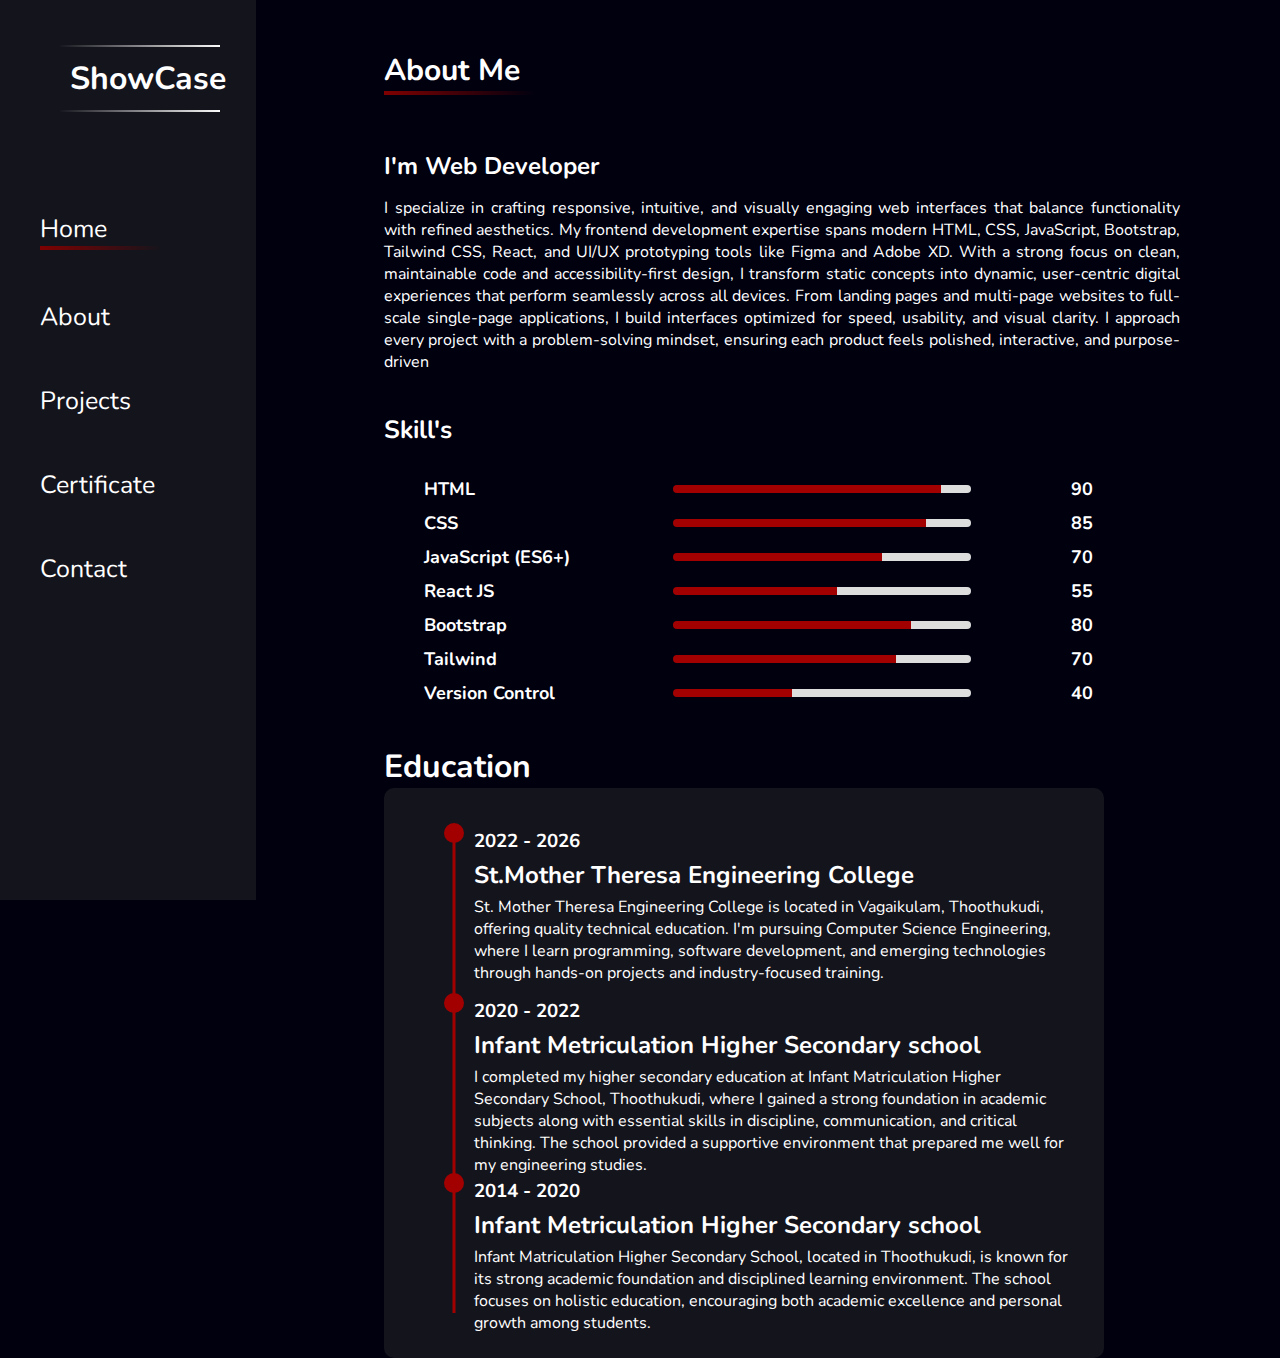
<file: index.html>
<!DOCTYPE html>
<html lang="en">
    <head>
        <meta charset="UTF-8" />
        <meta name="viewport" content="width=device-width, initial-scale=1.0" />
        <title>Portfolio</title>
        <link rel="stylesheet" href="./style.css" />
        <link rel="stylesheet" href="https://cdnjs.cloudflare.com/ajax/libs/font-awesome/6.6.0/css/all.min.css" integrity="sha512-Kc323vGBEqzTmouAECnVceyQqyqdsSiqLQISBL29aUW4U/M7pSPA/gEUZQqv1cwx4OnYxTxve5UMg5GT6L4JJg==" crossorigin="anonymous" referrerpolicy="no-referrer" />
    </head>
    <body>
        <div class="SideBar">
            <!-- rel="stylesheet" href="https://cdnjs.cloudflare.com/ajax/libs/animate.css/4.1.1/animate.min.css"/> -->
            <h1>ShowCase</h1>
            <div class="Menus">
                <a href="#home" id="home" class="btn active">Home</a>
                <a href="#about" id="about" class="btn">About</a>
                <a href="#project" id="project" class="btn">Projects</a>
                <a href="#certificate" id="certificate" class="btn">Certificate</a>
                <a href="#contact" id="contact" class="btn">Contact</a>
            </div>
        </div>
        <div id="section1" class="animate__animated animate__fadeInRight">
            <section>
                <div class="hero" id="home">
                    <div class="hero1">
                        <img src="./img/Picsart1.png" alt="Rekshin" height="500px" class="imgGradient">
                    </div>
                    <div class="hero2">
                        <h1>I'm <span>Antony Amal Rekshin</span></h1>
                        <h2>I am a <span id="typing-text"></span><span class="cursor">|</span></h2>
                        <p>
                            I'm Rekshin, a front-end web developer focused on building responsive, visually engaging, and user-friendly interfaces. I work with HTML, CSS, JavaScript, Bootstrap, Tailwind CSS, and React, turning designs from Figma and Adobe XD into smooth, functional experiences. I blend creativity with clean coding to deliver interfaces that look polished and feel effortless to use.    
                        </p>
                        <a href="./Antony Amal rekshin.pdf" target="_blank" rel="noopener noreferrer">
                            <button>Resume <i class="fa-solid fa-arrow-up-right-from-square"></i></button>
                        </a>
                    </div>
                </div>
            </section>
        </div>
        <div id="section2" class="animate__animated animate__fadeInRight">
            <section id="about">
                <div class="heading" style="display: inline-block;">
                    <h1>About Me</h1>
                </div>
                <div class="headContent">
                    <h2>I'm Web Developer</h2>
                    <p>
                        I specialize in crafting responsive, intuitive, and visually engaging web interfaces that balance functionality with refined aesthetics. My frontend development expertise spans modern HTML, CSS, JavaScript, Bootstrap, Tailwind CSS, React, and UI/UX prototyping tools like Figma and Adobe XD. With a strong focus on clean, maintainable code and accessibility-first design, I transform static concepts into dynamic, user-centric digital experiences that perform seamlessly across all devices. From landing pages and multi-page websites to full-scale single-page applications, I build interfaces optimized for speed, usability, and visual clarity. I approach every project with a problem-solving mindset, ensuring each product feels polished, interactive, and purpose-driven
                    </p>
                    <h1 class="skillsdet">Skill's</h1>
                    <div class="skills-container">
                        <div class="skill">
                            <h3>HTML</h3>
                            <input type="range" min="0" max="100" value="90" class="value-bar bar1">
                            <h3>90</h3>
                        </div>
                        <div class="skill">
                            <h3>CSS</h3>
                            <input type="range" min="0" max="100" value="85" class="value-bar bar2">
                            <h3>85</h3>
                        </div>
                        <div class="skill">
                            <h3>JavaScript (ES6+)</h3>
                            <input type="range" min="0" max="100" value="70" class="value-bar bar3">
                            <h3>70</h3>
                        </div>
                        <div class="skill">
                            <h3>React JS</h3>
                            <input type="range" min="0" max="100" value="55" class="value-bar bar4">
                            <h3>55</h3>
                        </div>
                        <div class="skill">
                            <h3>Bootstrap</h3>
                            <input type="range" min="0" max="100" value="80" class="value-bar bar5">
                            <h3>80</h3>
                        </div>
                        <div class="skill">
                            <h3>Tailwind</h3>
                            <input type="range" min="0" max="100" value="70" class="value-bar bar6">
                            <h3>70</h3>
                        </div>
                        <div class="skill">
                            <h3>Version Control</h3>
                            <input type="range" min="0" max="100" value="40" class="value-bar bar7">
                            <h3>40</h3>
                        </div>
                    </div>
                </div>

                <h1>Education</h1>
                <div class="Edubackground">
                    <div class="line-container">
                        <div class="line"></div>
                        <div class="bullet">
                            <div class="bulletcontainer">
                                <h3>2022 - 2026</h3>
                                <h2>St.Mother Theresa Engineering College</h2>
                                <p>St. Mother Theresa Engineering College is located in Vagaikulam, Thoothukudi, offering quality technical education. I'm pursuing Computer Science Engineering, where I learn programming, software development, and emerging technologies through hands-on projects and industry-focused training.</p>
                            </div>
                        </div>
                        <div class="bullet">
                            <div class="bulletcontainer">
                                <h3>2020 - 2022</h3>
                                <h2>Infant Metriculation Higher Secondary school</h2>
                                <p>I completed my higher secondary education at Infant Matriculation Higher Secondary School, Thoothukudi, where I gained a strong foundation in academic subjects along with essential skills in discipline, communication, and critical thinking. The school provided a supportive environment that prepared me well for my engineering studies.</p>
                            </div>
                        </div>
                        <div class="bullet">
                            <div class="bulletcontainer">
                                <h3>2014 - 2020</h3>
                                <h2>Infant Metriculation Higher Secondary school</h2>
                                <p>Infant Matriculation Higher Secondary School, located in Thoothukudi, is known for its strong academic foundation and disciplined learning environment. The school focuses on holistic education, encouraging both academic excellence and personal growth among students.</p>
                            </div>
                        </div>
                    </div>
                </div>
            </section>
        </div>
        <div id="section3" class="animate__animated animate__fadeInRight">
            <section id="project">
                <div class="heading">
                    <h1>Project</h1>
                </div>
                <div class="projectContainer">
                    <div class="card">
                        <img src="./img/project1.png" alt="Digital Clock" />
                        <h3>Digital Clock</h3>
                        <h4>Language</h4>
                        <p>HTML | CSS | JavaScript</p>
                        <a href="https://dctime.netlify.app/" class="btn" target="_blank" rel="noopener noreferrer">Demo</a>
                        <a href="https://github.com/Amal-Rekshin/Digital_clock" class="btn" target="_blank" rel="noopener noreferrer">Source</a>
                    </div>
                    <div class="card">
                        <img src="./img/project2.png" alt="Food Web" />
                        <h3>Food Web</h3>
                        <h4>Language</h4>
                        <p>HTML | CSS | JavaScript | BootStrap</p>
                        <a href="https://foodie-sites.netlify.app/" class="btn" target="_blank" rel="noopener noreferrer">Demo</a>
                        <a href="https://github.com/Amal-Rekshin/Food-Web" class="btn" target="_blank" rel="noopener noreferrer">Source</a>
                    </div>
                    <div class="card">
                        <img src="./img/project3.jpg" alt="Profile Picture" />
                        <h3>Portfolio</h3>
                        <h4>Language</h4>
                        <p>HTML | CSS | JavaScript | React JS | Media Query</p>
                        <a href="https://prosonalportfolio.netlify.app" class="btn" target="_blank" rel="noopener noreferrer">Demo</a>
                        <a href="https://github.com/Amal-Rekshin/React-Portfolio" class="btn" target="_blank" rel="noopener noreferrer">Source</a>
                    </div>
                </div>
            </section>
        </div>
        <div id="section4" class="animate__animated animate__fadeInRight">
            <section id="certificate" class="certificate">
                <div class="heading">
                    <h1>Certificate</h1>
                </div>
                <div class="cert">
                    <div class="cer1">
                        <img src="./img/cer1.jpg" width="300px" height="210" alt="certificate" class="cerImg">
                    </div>
                    <div class="cer2">
                        <img src="./img/cer2.jpg" width="300px" height="210" alt="certificate" class="cerImg">
                    </div>
                    <div class="cer3">
                        <img src="./img/cer3.jpg" width="300px" height="210" alt="certificate" class="cerImg">
                    </div>
                    <div class="cer4">
                        <img src="./img/cer4.jpg" width="300px" height="210" alt="certificate" class="cerImg">
                    </div>
                    <div class="cer5">
                        <img src="./img/cer5.png" width="300px" height="210" alt="certificate" class="cerImg">
                    </div>
                    <div class="cer6">
                        <img src="./img/cer6.jpg" width="300px" height="210" alt="certificate" class="cerImg">
                    </div>
                </div>
            </section>
        </div>
        <div id="section5" class="animate__animated animate__fadeInRight">
            <section id="contact">
                <div class="heading">
                    <h1>Contact</h1>
                </div>
                <div class="contactContent">
                    <div class="values">
                        <i class="fa-solid fa-phone"></i>
                        <h3>Call This</h3>
                        <a href="tel:+916383792232" target="_blank" rel="noopener noreferrer"><h4>+91 6383792232</h4></a>
                    </div>
                    <div class="values">
                        <i class="fa-brands fa-github"></i>
                        <h3>Github</h3>
                        <a href="https://github.com/Amal-Rekshin" target="_blank" rel="noopener noreferrer"><h4>Click Here <i class="fa-solid fa-up-right-from-square icons"></i></h4></a>
                    </div>
                    <div class="values">
                        <i class="fa-brands fa-linkedin"></i>
                        <h3>Linkedin</h3>
                        <a href="https://www.linkedin.com/in/antony-amal-rekshin-a-751537281/" target="_blank" rel="noopener noreferrer"><h4>Click Here <i class="fa-solid fa-up-right-from-square icons"></i></h4></a>
                    </div>
                </div>
                <div class="fillForm">
                    <form class="formContainer" action="mailto:antonyamalrekshin@gmail.com" method="GET" onsubmit="return sendEmail()">
                        <div class="names">
                            <input class="first" type="text" id="name" name="name" placeholder="First Name" required>
                            <input class="last" type="text" id="last" name="last" placeholder="Last Name" required><br><br>
                        </div>
                        <input class="subject" type="text" id="subject" name="subject" placeholder="Subject" required><br><br>
                        <textarea class="message" id="message" name="message" rows="5" placeholder="Message" required></textarea><br><br>
                        <button class="submitBtn" type="submit">Send Email</button>
                    </form>
                </div>
            </section>
        </div>
        <script src="./sccript3.js"></script>
        <script src="./script1.js"></script>
        <script src="./script.js"></script>
        <script src="./script4.js"></script>
    </body>
</html>
</file>
<file: style.css>
@import url('https://fonts.googleapis.com/css2?family=Nunito:ital,wght@0,200..1000;1,200..1000&family=Roboto:ital,wght@0,100..900;1,100..900&display=swap');

*{
    padding: 0;
    margin: 0;
    box-sizing: border-box;
    font-family: "Nunito", sans-serif;
}
html{
    background-color: rgb(0, 0, 15);
    color: white;
    position: relative;
}

#section1{
    display: none;
}

#section2{
    display: block;
}

#section3{
    display: none;
}

#section4{
    display: none;
}

#section5{
    display: none;
}


:root{
    --color-text:white;
    --color-pri:rgb(162, 0, 0);
    --color-pri-lite: rgb(108, 37, 37);
    --color-back:rgb(20, 20, 28);
    --color-shadow:rgba(162, 0, 0, 0.5);
}

.SideBar{
    width: 20vw;
    height: 100vh;
    background-color: rgb(20, 20, 28);
    position: fixed;
}

.SideBar h1{
    display: flex;
    border-bottom: 2px solid;
    border-top: 2px solid;
    border-image: linear-gradient(to right, rgba(255, 255, 255, 0), rgb(255, 255, 255)) 2;
    width: 160px;
    padding: 10px;
    margin: 45px 60px 100px 60px;
}

.SideBar .Menus .btn{
    display: block;
    margin: 50px 40px;
    font-size: 25px;
    text-decoration:  none;
    color: var(--color-text);
}

.active{
    border-bottom: 4px solid;
    border-image: linear-gradient(to left, rgba(255, 255, 255, 0), rgb(129, 0, 0)) 2;
    width: 120px;

}

.SideBar .Menus .btn:hover{
    color: var(--color-pri);
}

section{
    width: 70%;
    height: 100vh;
    position: absolute;
    right: 0;
    top: 0;
}

.hero{
    display: flex;
    justify-content: left;
    align-items: center;
    height: 100vh;
    flex-direction:row-reverse;
}

.hero1{
    position: relative;
    display: inline-block;
    height: 400px;
    width: 400px;
}

.hero1 img{
    mix-blend-mode: screen;
    /* filter: grayscale(0.3); */
    transform: translatey(-140px);
}

.hero2{
    width: 600px;
    margin: 0 40px;
    font-size: 25px;
}
.hero .hero2 h1{
    margin-bottom: 5px;
}

.cursor {
    display: inline-block;
    animation: blink 0.7s steps(1) infinite;
    color: #00f;
    }

@keyframes blink {
    0%, 50%, 100% { opacity: 1; }
    25%, 75% { opacity: 0; }
}

.hero .hero2 span{
    color: var(--color-pri);
}
.hero .hero2 h2{
    font-size: 25px;
    margin-bottom: 20px;

}

.hero .hero2 p{
    font-size: 20px;
    display: block;
    text-align: justify;
    line-height: 25px;
}

.hero .hero2 button{
    padding: 8px 15px;
    border-radius: 25px;
    margin: 20px 0 0 0;
    background-color: var(--color-pri);
    color: var(--color-text);
    border: none;
}

.hero .hero2 button:hover{
    background-color: var(--color-pri-lite);
    cursor:grab;
}

.hero .hero2 button:active{
    cursor: grabbing;
}

.heading{
    margin: 50px 0;
}

.headContent{
    padding: 0 100px 0 0;
}

.heading h1{
    border-bottom: 4px solid;
    border-image: linear-gradient(to left, rgba(255, 255, 255, 0), rgb(129, 0, 0)) 2;
    width: 150px;
    font-size: 30px;
}

.headContent h2{
    margin-bottom: 10px;
}

.headContent p{
    text-align: justify;
}

.skillsdet{
    margin: 40px 0 30px 0;
    font-size: 25px;
}

.skills-container {
    width: 100%;
    display: flex;
    flex-direction: column;
    gap: 10px;
    margin: 10px 0 40px 40px;
}

.skill {
    display: flex;
    align-items: center;
    justify-content: space-between;
    gap: 100px;
}

.skill h3 {
    flex: 1;
    margin: 0;
    font-size: 18px;
}

.value-bar {
    flex: 2;
    -webkit-appearance: none;
    height: 8px;
    border-radius: 5px;
    /* background: linear-gradient(to right, var(--color-pri) 70%, #ddd 30%); */
    pointer-events: none;
}

.bar1{
        background: linear-gradient(to right, var(--color-pri) 90%, #ddd 30%);
}

.bar2{
        background: linear-gradient(to right, var(--color-pri) 85%, #ddd 30%);
}

.bar3{
        background: linear-gradient(to right, var(--color-pri) 70%, #ddd 30%);
}

.bar4{
        background: linear-gradient(to right, var(--color-pri) 55%, #ddd 30%);
}

.bar5{
        background: linear-gradient(to right, var(--color-pri) 80%, #ddd 30%);
}

.bar6{
        background: linear-gradient(to right, var(--color-pri) 75%, #ddd 30%);
}

.bar7{
        background: linear-gradient(to right, var(--color-pri) 40%, #ddd 30%);
}

.value-bar::-webkit-slider-thumb {
    -webkit-appearance: none;
    appearance: none;
    width: 0;
    height: 0;
    border: none;
    background: transparent;
}

.line-container {
    position: relative;
    height: 480px;
    width: 50px;
    margin: 40px 40px 40px 40px;
}

.line {
    position: absolute;
    left: 50%;
    top: 0;
    width: 3px;
    height: 100%;
    background: var(--color-pri);
    transform: translateX(-50%);
}

.bullet {
    width: 20px;
    height: 20px;
    background: var(--color-pri);
    border-radius: 50%;
    position: absolute;
    left: 50%;
    transform: translate(-50%, -50%);
}

.bulletcontainer{
    width: 600px;
    margin: 0 0 0 30px;
}

.bulletcontainer h3,h2,p{
    padding: 5px 0 0px 0;
}

.bullet:nth-child(2) {
    top: 0px;
}

.bullet:nth-child(3) {
    top: 170px;
}

.bullet:nth-child(4) {
    top: 350px;
}

.bullet:nth-child(5) {
    top: 360px;
}

.Edubackground{
    width: 720px;
    padding: 5px;
    background-color: var(--color-back);
    border-radius: 10px;
}

.projectContainer{
    display: flex;
    align-items: center;
    /* height: 60vh; */
}

.card {
    background: var(--color-back);
    border-radius: 12px;
    box-shadow: 0 4px 20px rgba(0, 0, 0, 0.1);
    overflow: hidden;
    width: 320px;
    /* height: 419px; */
    text-align: center;
    padding: 20px;
    margin: 10px;
}

.card:hover{
    transform: scale(1.02);
    box-shadow: 0 4px 20px var(--color-shadow);

}

.card img {
    width: 100%;
    height: 200px;
    border-radius: 10px;
    object-fit: cover;
    margin-bottom: 15px;
    border: 2px solid var(--color-pri);
}

.card h3 {
    margin: 10px 0;
    font-size: 22px;
    color: var(--color-text);
}

.card p,h4 {
    font-size: 16px;
    color: #9e9e9e;
}

.card p{
    height: 42px;
}

.card .btn {
    display: inline-block;
    margin-top: 15px;
    padding: 10px 20px;
    background: var(--color-pri);
    color: #fff;
    border: none;
    border-radius: 8px;
    text-decoration: none;
    transition: background 0.3s;
}

.card .btn:hover {
    background: var(--color-pri-lite);
}

@media screen and (max-width: 780px) {
    .projectContainer{
        flex-direction: column;
    }
}

.cert {
    display: grid;
    grid-template-columns: repeat(3, 1fr);
    grid-template-rows: repeat(3, 1fr);
    gap: 38px;
}

.cer4 {
    grid-row-start: 2;
}

.cer5 {
    grid-row-start: 2;
}

.cer6 {
    grid-row-start: 2;
}

.cerImg:hover{
    transform: scale(1.03);
    box-shadow: 0px 0px 15px white;
}

.fillForm{
    display: flex;
    flex-direction: column;
    justify-content:center;
    /* align-items: center; */
}

.fillForm .formContainer{
    display: flex;
    flex-direction: column;
    align-items: center;
}

.fillForm .formContainer input,textarea{
    padding: 20px;
    border-radius: 10px;
    outline: none;
    border: none;
    background-color: var(--color-back);
    color: var(--color-text);
}

.first,
.last{
    width: 450px;
}

.subject,
.message{
    width: 900px;
}

.submitBtn{
    padding: 10px 30px;
    border-radius: 20px;
    background-color: var(--color-pri);
    border: none;
    color: var(--color-text);
}

.contactContent{
    display: flex;
    width: 100%;
    justify-content: space-evenly;
}

.contactContent .values{
    display: flex;
    flex-direction: column;
    width: 240px;
    background-color: var(--color-back);
    padding: 20px;
    align-items: center;
    justify-content: center;
    margin-bottom: 50px;
}

.contactContent .values i{
    color: var(--color-pri);
    font-size: 30px;
    padding: 20px;
}

.contactContent .values h3{
    margin: 0 0 5px 0;
}

.contactContent .values .icons{
    font-size: 15px;
    padding: 0 5px;
}

.contactContent .values a{
    text-decoration: none;
}
</file>
